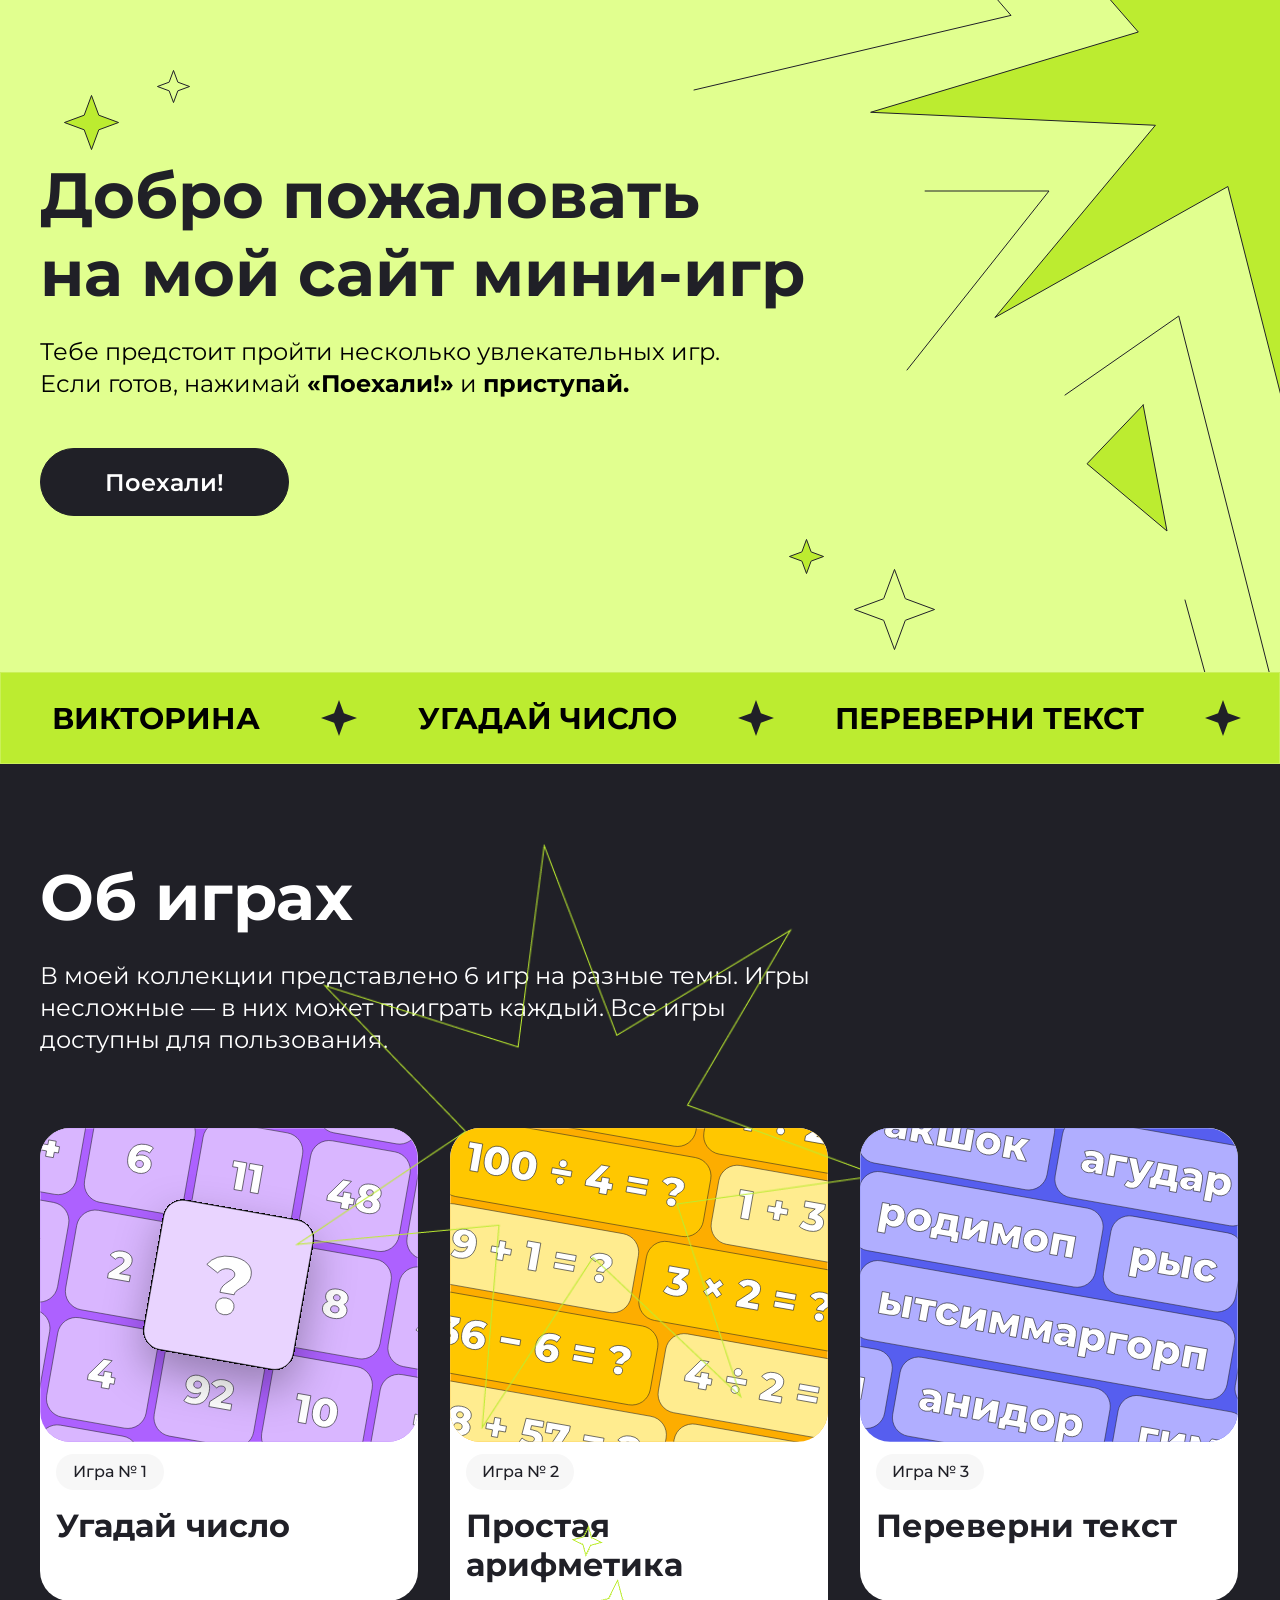
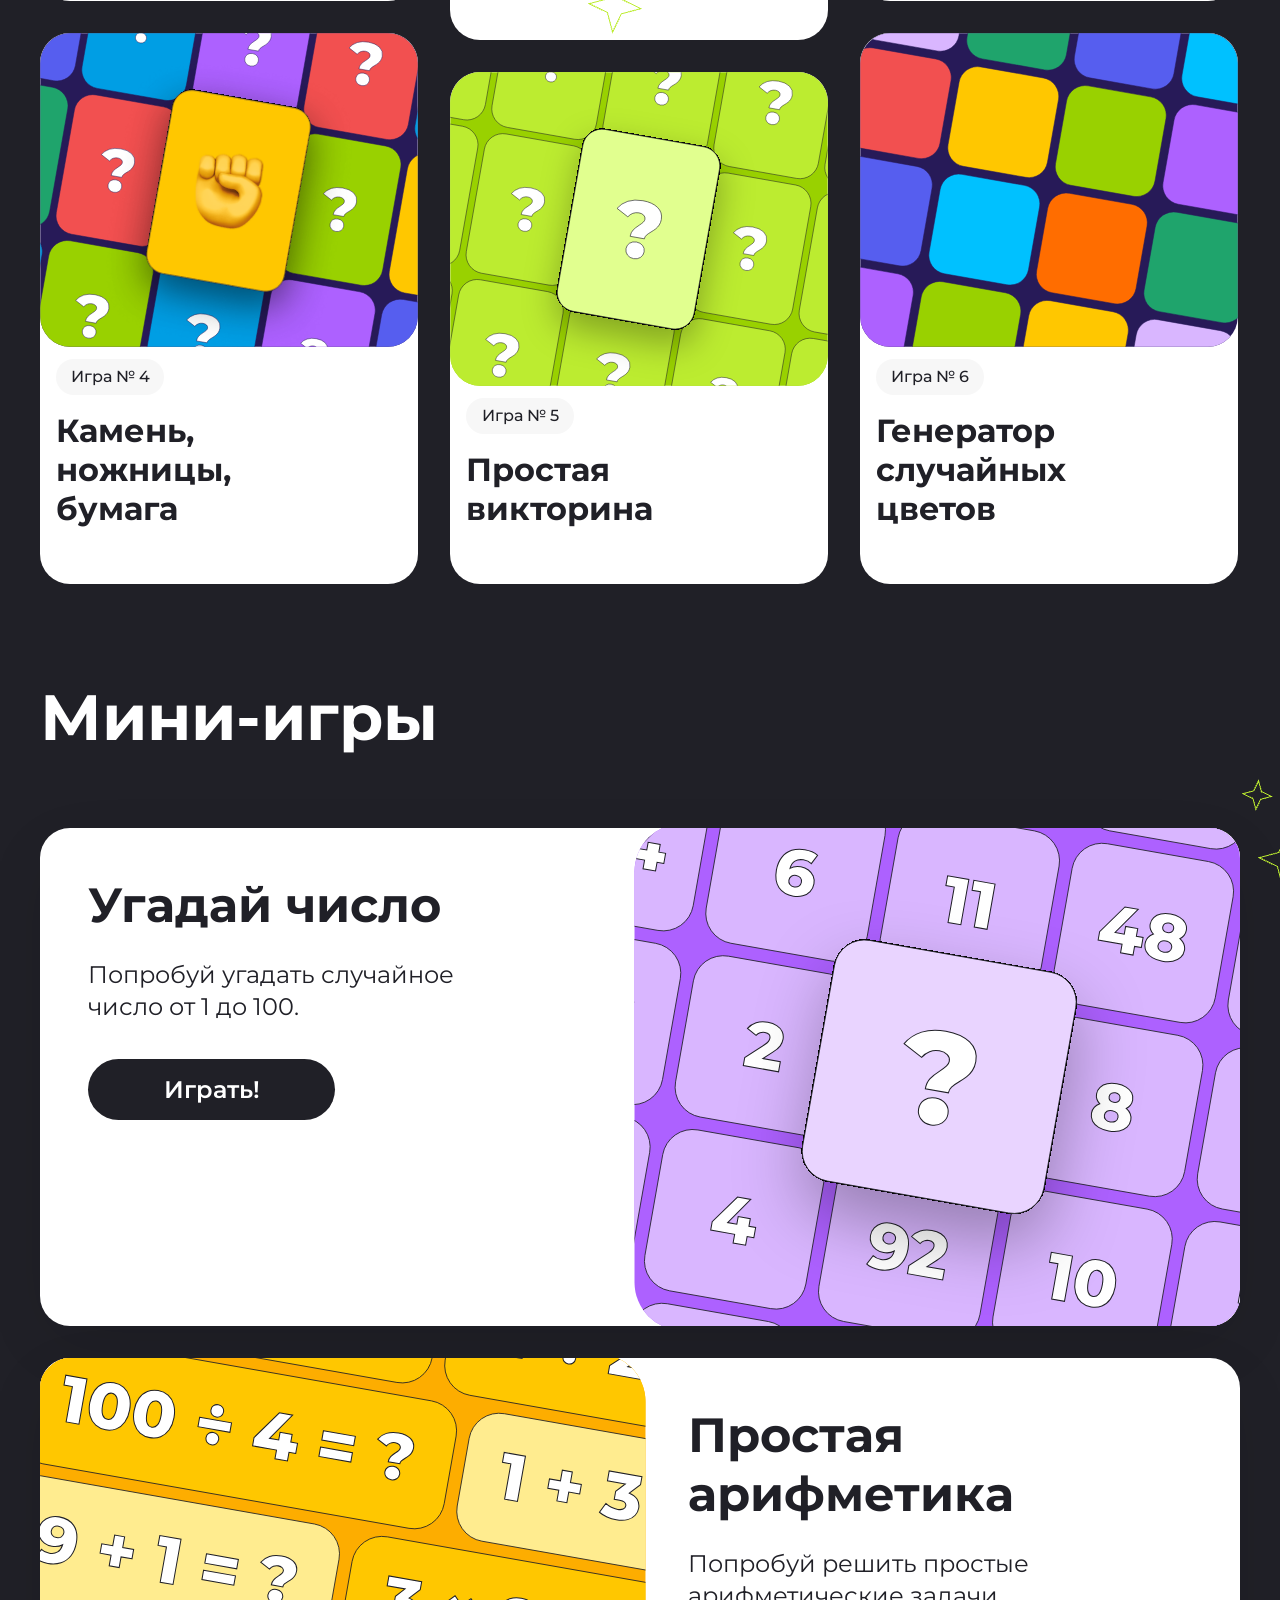
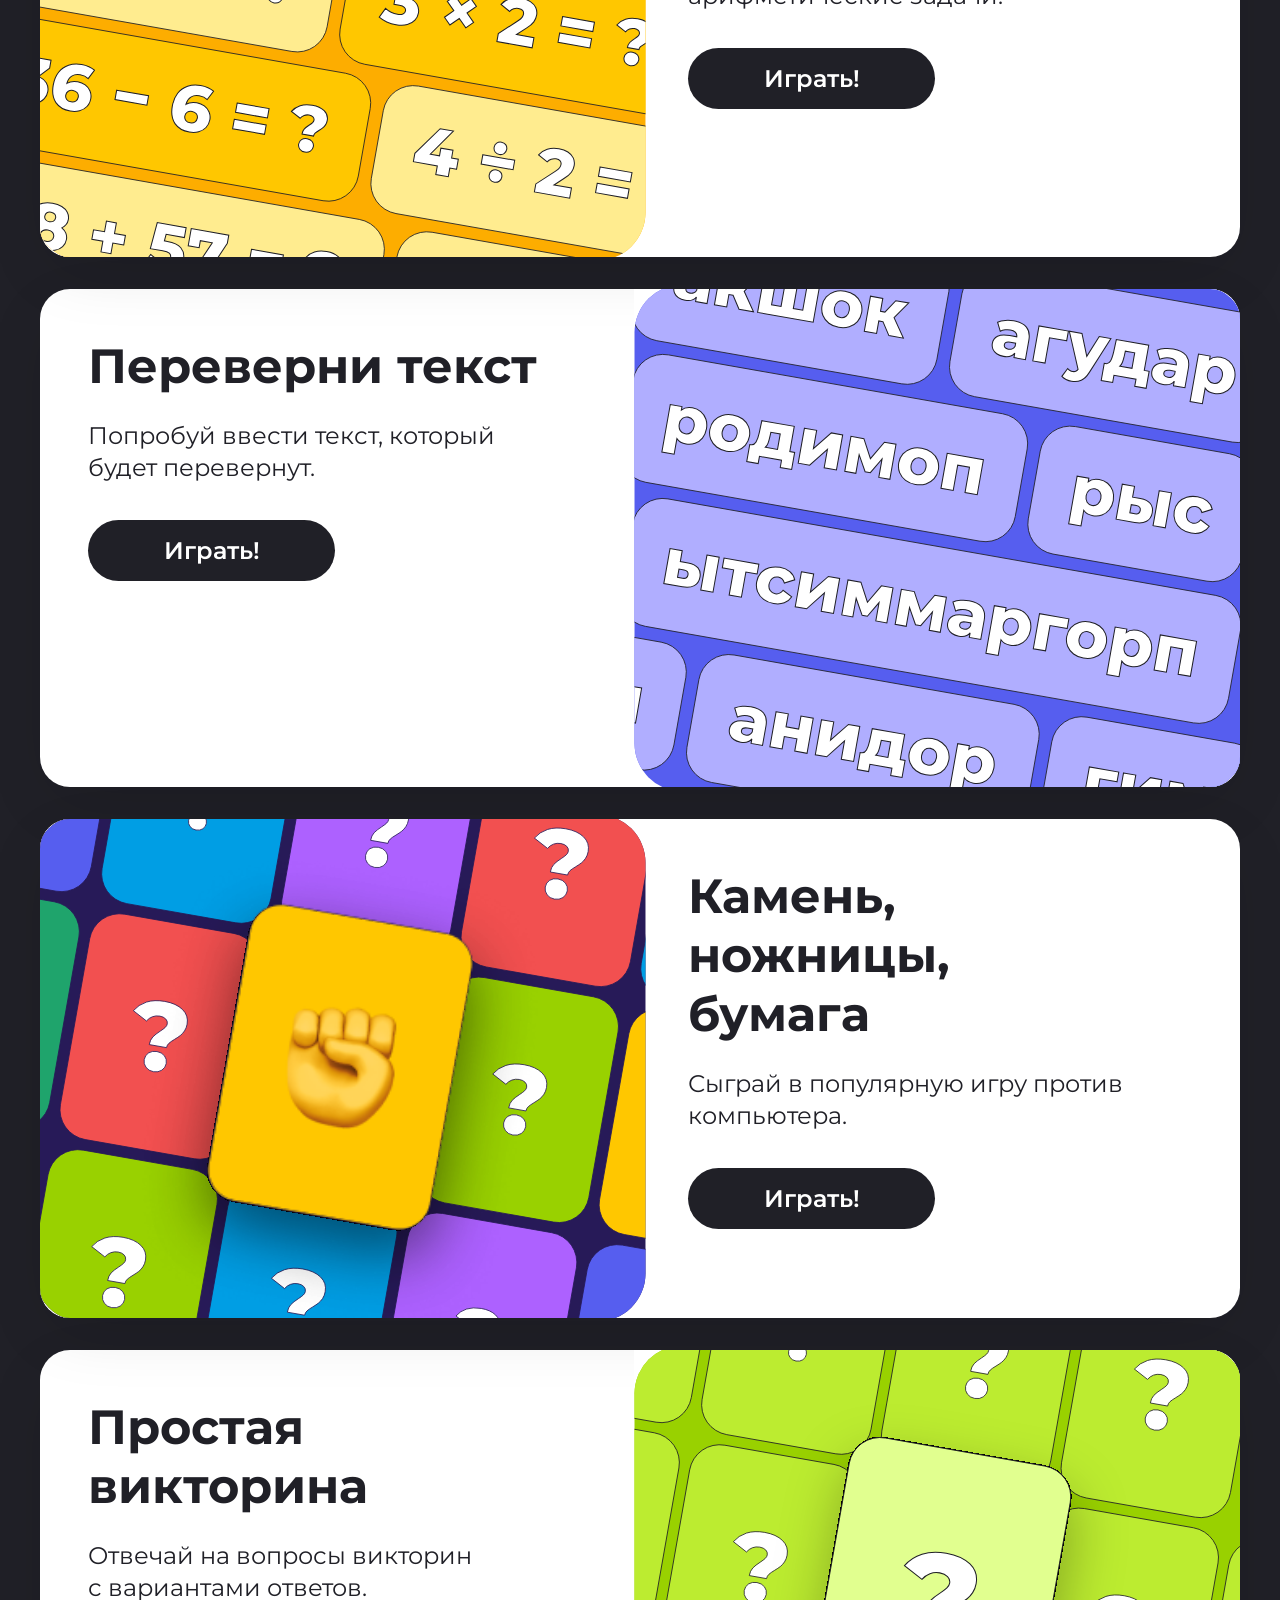
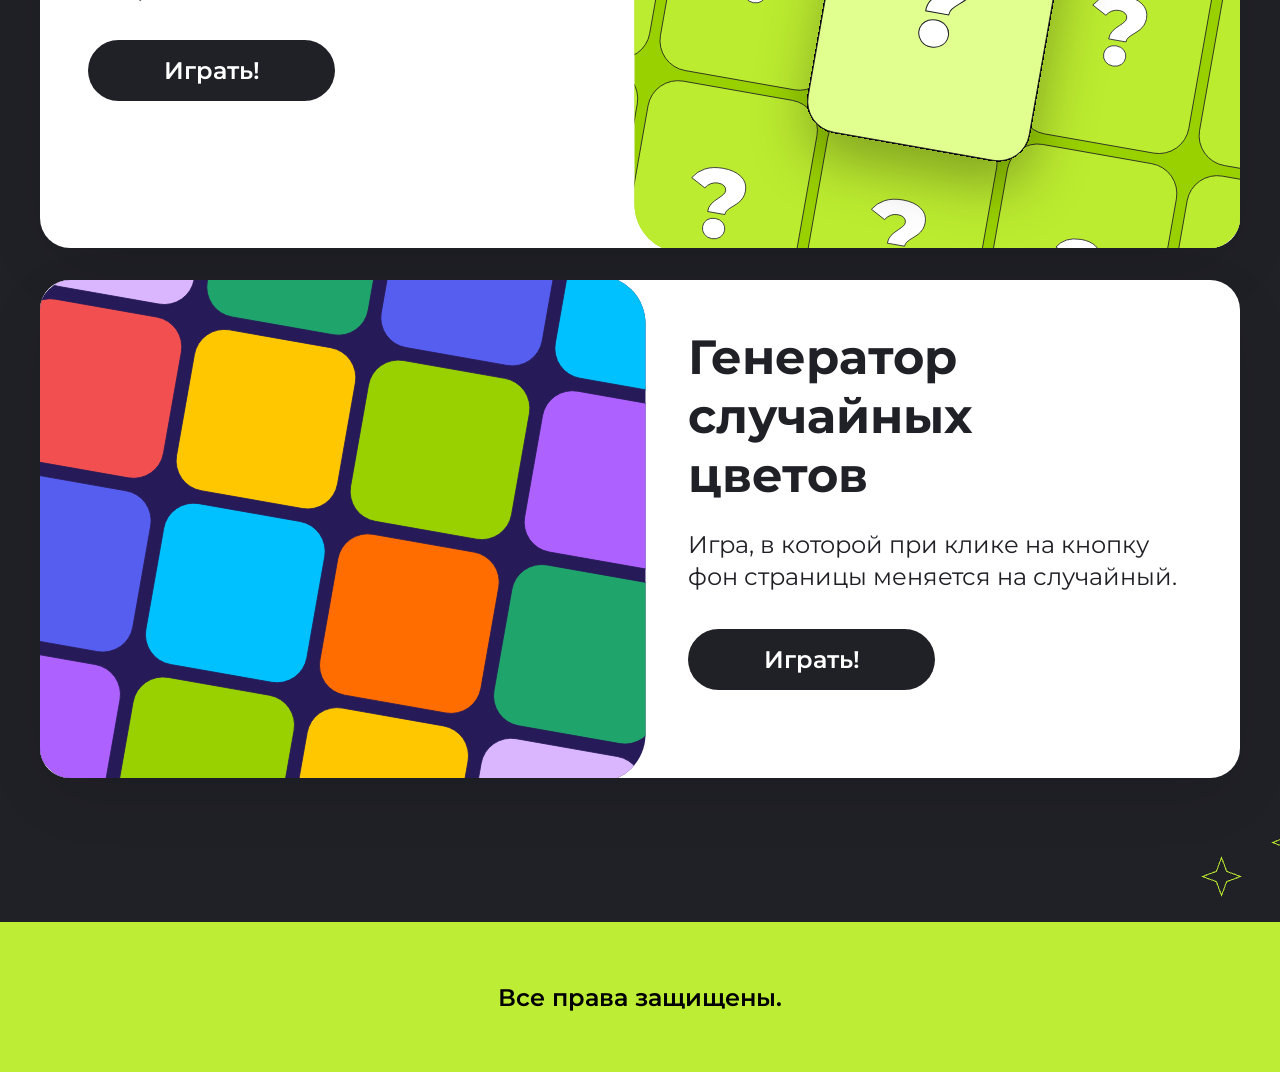
<file: index.html>
<!DOCTYPE html>
<html lang="ru">
<head>
    <meta charset="UTF-8">
    <meta name="viewport" content="width=device-width, initial-scale=1.0">
    <title>Мини-игры</title>
    <link rel="preconnect" href="https://fonts.googleapis.com">
    <link rel="preconnect" href="https://fonts.gstatic.com" crossorigin>
    <link href="https://fonts.googleapis.com/css2?family=Montserrat:ital,wght@0,100..900;1,100..900&display=swap" rel="stylesheet">
    <link rel="stylesheet" href="style.css">
</head>
<body>
    <div class="top center">
        <header class="header">
            <a class="game" href="#"><img class="game1" src="img/Star_3.svg" alt="star2"></a>
            <a class="game" href="#"><img class="game2" src="img/Star_2.svg" alt="star3"></a>
            
            <h1 class="header__title desktop-title">Добро пожаловать<br>на мой сайт мини-игр</h1>
            <h1 class="header__title mobile-title">Добро<br>пожаловать<br>на мой сайт<br>мини-игр</h1>

            <p class="header__text desktop-text">Тебе предстоит пройти несколько увлекательных игр.<br>Если готов, нажимай <b>«Поехали!»</b> и <b>приступай.</b></p>
            <p class="header__text mobile-text">Тебе предстоит пройти несколько<br>увлекательных игр. Если готов,<br>нажимай <b>«Поехали!»</b> и <b>приступай.</b></p>
            <a class="btn" href="#title">Поехали!</a>
            
            <div class="menu-mob">
            <a href="#games-mini" class="menu-mob__button">Поехали!</a>
            </div>

            <a class="game" href="#"><img class="game4" src="img/Star_5.svg" alt="star5"></a>
            <a class="game" href="#"><img class="game3" src="img/Star_4.svg" alt="star4"></a>
        </header>
    </div>

    <div class="banner">
        <div class="banner__text">Викторина</div>
        <img class="banner__img" src="img/Star_black.svg" alt="Star">
        <div class="banner__mobile"><img src="img/Star_mobile.png" alt="Star"></div>
        <div class="banner__text">угадай число</div>
        <img class="banner__img" src="img/Star_black.svg" alt="Star">
        <div class="banner__mobile"><img src="img/Star_mobile.png" alt="Star"></div>
        <div class="banner__text">Переверни текст</div>
        <img class="banner__img" src="img/Star_black.svg" alt="Star">
        <div class="banner__mobile"><img src="img/Star_mobile.png" alt="Star"></div>
        <div class="banner__text">Простая арифметика</div>
        <img class="banner__img" src="img/Star_black.svg" alt="Star">
        <div class="banner__mobile"><img src="img/Star_mobile.png" alt="Star"></div>
        <div class="banner__text">Камень, ножницы, бумага</div>
        <img class="banner__img" src="img/Star_black.svg" alt="Star">
        <div class="banner__mobile"><img src="img/Star_mobile.png" alt="Star"></div>
        <div class="banner__text">Генератор случайных цветов</div>
        <img class="banner__img" src="img/Star_black.svg" alt="Star"> 
        <div class="banner__mobile"><img src="img/Star_mobile.png" alt="Star"></div>
    </div>

    <section class="container center">
        <img class="container__star-big" src="img/Star1.png" alt="stars-min">
        <h2 class="container__title" id="title">Об играх</h2> 
        <p class="container__text">В моей коллекции представлено 6 игр на разные темы. Игры несложные — в них может поиграть каждый. Все игры доступны для пользования.</p>
        
        <div class="cart-box" style="align-items: flex-start;">
            <div class="cart-b1">
                <div class="cart1">
                    <a class="game" href="#"><img class="cart-img1" src="img/card1.svg" alt="Игра Угадай число"></a>
                    <p class="text2">Игра № 1</p>
                    <h3 class="text3">Угадай число</h3>
                </div>
                <div class="cart4">
                    <a class="game" href="#"><img class="cart-img4" src="img/card4.svg" alt="Игра Камень, ножницы, бумага"></a>
                    <img class="cart4__fist" src="img/fist.png" alt="fist">
                    <p class="text2">Игра № 4</p>
                    <h3 class="text3">Камень,<br>ножницы,<br>бумага</h3>
                </div>
            </div>
        
            <div class="cart-b2">
                <div class="cart2">
                    <a class="game" href="#"><img class="cart-img2" src="img/card2.svg" alt="Игра Простая арифметика"></a>
                    <p class="text2">Игра № 2</p>
                    <h3 class="text3">Простая арифметика</h3> 
                </div>
                <div class="cart5">
                    <a class="game" href="#"><img class="cart-img5" src="img/card5.svg" alt="Игра Викторина"></a>
                    <p class="text2">Игра № 5</p>
                    <h3 class="text3">Простая <br>викторина</h3>
                </div>
            </div>
            
            <div class="cart-b3">
                <div class="cart3">
                    <a class="game" href="#"><img class="cart-img3" src="img/card3.svg" alt="Игра Переверни текст"></a>
                    <p class="text2">Игра № 3</p>
                    <h3 class="text3">Переверни текст</h3>
                </div>
                <div class="cart6">
                    <a class="game" href="#"><img class="cart-img6" src="img/card6.svg" alt="Игра Генератор случайных цветов"></a>
                    <p class="text2">Игра № 6</p>
                    <h3 class="text3">Генератор <br> случайных<br> цветов</h3>
                </div>
            </div>
        </div>
        <img class="container__star-small" src="img/stars-min.png" alt="Star">
    </section>
    <section class="games-mini center">
        <div class="games-mini__container">
        <img class="games-mini__star1" src="img/stars-min.png" alt="stars-min">
        <img class="games-mini__star2" src="img/min-stars.png" alt="stars-min">
        <h2 class="games-mini__title" id="games-mini">Мини-игры</h2>
        </div>

        <div class="mini-cards">
            <div class="mini-card">
                <img class="mini-card__img" src="img/card1.svg" alt="Угадай число">
                <div class="mini-card__content">
                    <h3 class="mini-card__name">Угадай число</h3>
                    <p class="mini-card__text">Попробуй угадать случайное<br>число от 1 до 100.</p>
                    <a class="mini-card__button" href="#">Играть!</a>
                </div>
            </div>
        <div class="mini-card mini-card--contrary">
            <img class="mini-card__img" src="img/card2.svg" alt="Простая арифметика">
            <div class="mini-card__content">
                <h3 class="mini-card__name">Простая <br>арифметика</h3>
                <p class="mini-card__text">Попробуй решить простые арифметические задачи.</p>
                <a class="mini-card__button" href="#">Играть!</a>
            </div>
        </div>
        <div class="mini-card">
            <img class="mini-card__img" src="img/card3.svg" alt="Переверни текст">
            <div class="mini-card__content">
                <h3 class="mini-card__name">Переверни текст</h3>
                <p class="mini-card__text">Попробуй ввести текст, который <br>будет перевернут.</p>
                <a class="mini-card__button" href="#">Играть!</a>
            </div>
        </div>
        <div class="mini-card mini-card--contrary1">
            <img class="mini-card__img" src="img/card4.svg" alt="Камень, ножницы, бумага">
            <img class="mini-card__fist" src="img/fist.png" alt="fist">
            <div class="mini-card__content">
                <h3 class="mini-card__name">Камень,<br>ножницы,<br>бумага</h3>
                <p class="mini-card__text">Сыграй в популярную игру против компьютера.</p>
                <a class="mini-card__button" href="#">Играть!</a>
            </div>
        </div>
        <div class="mini-card">
            <img class="mini-card__img" src="img/card5.svg" alt="Простая викторина">
            <div class="mini-card__content">
                <h3 class="mini-card__name">Простая<br>викторина</h3>
                <p class="mini-card__text">Отвечай на вопросы викторин <br>с вариантами ответов.</p>
                <a class="mini-card__button" href="#">Играть!</a>
            </div>
        </div>
        <div class="mini-card mini-card--contrary1">
            <img class="mini-card__img" src="img/card6.svg" alt="Генератор случайных цветов">
            <div class="mini-card__content">
                <h3 class="mini-card__name">Генератор <br>случайных<br>цветов</h3>
                <p class="mini-card__text">Игра, в которой при клике на кнопку фон страницы меняется на случайный.</p>
                <a class="mini-card__button" href="#">Играть!</a>
            </div>
        </div>
    </div>
    </section>
    <footer class="footer center">
        <p class="footer__text">Все права защищены.</p>
    </footer>
    <script src="game.js"></script>
    <script src="hw-5.js"></script>
</body>
</html>
</file>
<file: style.css>
@charset "UTF-8";
* {
  margin: 0;
  padding: 0;
}

body {
  font-family: "Montserrat", sans-serif;
}

a {
  text-decoration: none;
}

.center {
  padding-left: calc(50% - 600px);
  padding-right: calc(50% - 600px);
}

.top {
  background: rgb(225, 255, 143);
  padding-bottom: 156px;
  background-repeat: no-repeat;
  background-image: url(img/Star-fon.svg);
  background-position: right;
}

.game1 {
  position: absolute;
  margin-top: 69px;
  width: 35px;
  left: 156px;
  border: 1px;
}

.game2 {
  position: absolute;
  margin-top: 94px;
  left: 63px;
  width: 57px;
  border: 1px;
}

.game3 {
  position: absolute;
  width: 83px;
  top: 568px;
  right: 344px;
  border: 1px;
}

.game4 {
  position: absolute;
  width: 37px;
  top: 538px;
  right: 455px;
  border: 1px;
}

.button {
  display: flex;
  flex-direction: row;
  justify-content: center;
  align-items: center;
  gap: 10;
  width: 247px;
  height: 66px;
  border: 1px solid rgb(32, 32, 39);
  border-radius: 60px;
  background: rgb(32, 32, 39);
  color: #FFFFFF;
  font-size: 24px;
  font-weight: 600;
  text-align: center;
}

.btn {
  display: flex;
  flex-direction: row;
  justify-content: center;
  align-items: center;
  gap: 10;
  width: 247px;
  height: 66px;
  border: 1px solid rgb(32, 32, 39);
  border-radius: 60px;
  background: rgb(32, 32, 39);
  color: #FFFFFF;
  font-size: 24px;
  font-weight: 600;
  text-align: center;
  text-decoration: none;
}

.btn:hover {
  color: black;
  background: white;
}

.header__title {
  font-size: 64px;
  padding-bottom: 24px;
  padding-top: 156px;
  color: rgb(32, 32, 39);
  font-family: Montserrat;
  font-weight: 700;
  max-width: 768px;
}

.header__text {
  font-size: 24px;
  line-height: 32px;
  padding-bottom: 48px;
  max-width: 720px;
}

.mobile-text {
  display: none;
}

.mobile-title {
  display: none;
}

@media (max-width: 767px) {
  .desktop-text {
    display: none;
  }
  .mobile-text {
    display: block;
  }
}
.menu-mob {
  display: none;
}

.banner__mobile {
  display: none;
}

.banner {
  gap: 10px;
  border: 1px;
  border: 1px solid rgba(255, 255, 255, 0.2);
  backdrop-filter: blur(50px);
  background: rgb(188, 236, 48);
  display: flex;
  align-items: center;
  height: 90px;
}
.banner__text {
  font-family: Montserrat;
  font-size: 30px;
  font-weight: 700;
  line-height: 33px;
  text-transform: uppercase;
  padding-right: 51px;
  padding-left: 51px;
  white-space: nowrap;
}

.container {
  background: #202027;
  padding-top: 94px;
  padding-bottom: 94px;
  position: relative;
}

/* Большая звезда (справа) */
.container__star-big {
  position: absolute;
  right: 400px;
  top: 80px;
  width: 585px;
  height: auto;
  z-index: 0;
  pointer-events: none;
}

.container__star-small {
  position: absolute;
  left: 570px;
  top: 760px;
  z-index: 1;
  pointer-events: none;
}

.container__title {
  font-size: 64px;
  font-weight: 700;
  line-height: 78px;
  text-align: left;
  padding-top: 0;
  padding-bottom: 24px;
  color: #FFFFFF;
  scroll-behavior: smooth;
  max-width: 314px;
}

.container__text {
  font-family: Montserrat;
  font-size: 24px;
  font-weight: 400;
  line-height: 32px;
  text-align: left;
  padding-bottom: 72px;
  color: #FFFFFF;
  max-width: 788px;
}

.for-box {
  height: 1550px;
  background-color: rgb(32, 32, 39);
  position: relative;
}

.box-game1 {
  color: rgb(255, 255, 255);
  font-family: Montserrat;
  font-size: 64px;
  font-weight: 700;
  line-height: 78px;
  text-align: left;
  padding-top: 94px;
}

.box-game2 {
  color: rgb(255, 255, 255);
  font-family: Montserrat;
  font-size: 24px;
  font-weight: 400;
  line-height: 32px;
  text-align: left;
  margin-top: 24px;
}

.cart1 {
  height: 473px;
  background-color: #fff;
  width: 378px;
  border-radius: 30px;
}

.cart2 {
  background-color: #fff;
  width: 378px;
  border-radius: 30px;
  height: 512px;
}

.cart3 {
  background-color: #fff;
  width: 378px;
  border-radius: 30px;
  transform: scale(1);
  transition: ls;
  height: 473px;
}

.cart4 {
  background-color: #fff;
  width: 378px;
  margin-top: 32px;
  border-radius: 30px;
  height: 551px;
  position: relative;
}
.cart4__fist {
  position: absolute;
  top: 30px;
  right: 64px;
  width: 250px;
  border-radius: 19px;
  opacity: 1;
  z-index: 2;
  pointer-events: none;
}

.cart5 {
  background-color: #fff;
  width: 378px;
  margin-top: 32px;
  border-radius: 30px;
  height: 512px;
}

.cart6 {
  background-color: #fff;
  width: 378px;
  margin-top: 32px;
  border-radius: 30px;
  height: 551px;
}

.cart1:hover {
  background-color: #fff;
  width: 378px;
  border-radius: 30px;
  transform: scale(1.1);
  transition: ls;
}

.cart2:hover {
  background-color: #fff;
  width: 378px;
  border-radius: 30px;
  transform: scale(1.1);
  transition: ls;
}

.cart3:hover {
  background-color: #fff;
  width: 378px;
  border-radius: 30px;
  transform: scale(1.1);
  transition: ls;
}

.cart4:hover {
  background-color: #fff;
  width: 378px;
  border-radius: 30px;
  transform: scale(1.1);
  transition: ls;
}

.cart5:hover {
  background-color: #fff;
  width: 378px;
  border-radius: 30px;
  transform: scale(1.1);
  transition: ls;
}

.cart6:hover {
  background-color: #fff;
  width: 378px;
  border-radius: 30px;
  transform: scale(1.1);
  transition: ls;
}

.cart-img1 {
  width: 378px;
}

.cart-img2 {
  width: 378px;
}

.cart-img3 {
  width: 378px;
}

.cart-img4 {
  width: 378px;
}

.cart-img5 {
  width: 378px;
}

.cart-img6 {
  width: 378px;
}

.text2 {
  border-radius: 52.58px;
  background: rgb(247, 247, 247);
  color: rgb(32, 32, 39);
  font-family: Montserrat;
  font-size: 16px;
  font-weight: 500;
  line-height: 35px;
  width: 108px;
  height: 36px;
  margin-left: 16px;
  margin-top: 8px;
  text-align: center;
}

.text3 {
  color: rgb(32, 32, 39);
  font-family: Montserrat;
  font-size: 32px;
  font-weight: 700;
  line-height: 39px;
  letter-spacing: 0px;
  text-align: left;
  margin-left: 16px;
  margin-top: 16px;
  margin-bottom: 20px;
}

.cart-box {
  margin-top: 0;
  display: flex;
  gap: 32px;
  -moz-columns: 3;
       columns: 3;
}

.games-mini {
  background-color: rgb(32, 32, 39);
  padding-bottom: 144px;
  position: relative;
  z-index: 0;
}
.games-mini__container {
  position: relative;
  margin-bottom: 72px;
}
.games-mini__star1 {
  position: absolute;
  z-index: 1;
  left: 1200px;
  top: 100px;
}
.games-mini__star2 {
  position: absolute;
  z-index: 1;
  right: -100px;
  top: 3330px;
}
.games-mini__title {
  color: #fff;
  font-size: 64px;
  font-weight: 700;
  line-height: 78px;
  margin-bottom: 24px;
  position: relative;
  z-index: 2;
}

.mini-cards {
  display: flex;
  flex-direction: column;
  gap: 32px;
  align-items: center;
}

.mini-card {
  display: flex;
  align-items: stretch;
  align-self: stretch;
  border-radius: 30px;
  background: #FFF;
  box-shadow: 0 20px 67px -12px rgba(0, 0, 0, 0.13);
  transition: transform 0.3s ease;
  overflow: hidden;
}
.mini-card:hover {
  transform: scale(1.02);
}
.mini-card {
  flex-direction: row-reverse;
}
.mini-card--contrary, .mini-card--contrary1 {
  flex-direction: row;
  position: relative;
}
.mini-card__img {
  width: 50%;
  -o-object-fit: cover;
     object-fit: cover;
  display: block;
  background-color: #fff;
  transform: scale(1.02);
}
.mini-card__content {
  width: 50%;
  padding: 48px;
  display: flex;
  flex-direction: column;
  box-sizing: border-box;
}
.mini-card__name {
  color: #202027;
  font-size: 48px;
  font-weight: 700;
  line-height: 59px;
  margin-bottom: 24px;
}
.mini-card__text {
  color: #202027;
  font-size: 24px;
  font-weight: 400;
  line-height: 32px;
  margin-bottom: 36px;
}
.mini-card__button {
  display: inline-block;
  border-radius: 60px;
  background-color: #202027;
  color: #fff;
  font-size: 24px;
  font-weight: 600;
  text-align: center;
  text-decoration: none;
  padding: 16px 0;
  width: 247px;
  box-sizing: border-box;
  transition: all 0.3s ease;
}
.mini-card__button:hover {
  background-color: #fff;
  color: #202027;
  border: 1px solid #202027;
}

.mini-card__fist {
  position: absolute;
  top: 42px;
  right: 698px;
  width: 402px;
  border-radius: 19px;
  opacity: 1;
  z-index: 2;
  pointer-events: none;
}

@media (max-width: 767px) {
  .games-mini {
    padding-bottom: 48px;
  }
  .games-mini__star1, .games-mini__star2 {
    display: none;
  }
  .games-mini__title {
    font-size: 40px;
    line-height: 49px;
    padding-top: 48px;
    text-align: center;
  }
  .mini-cards {
    gap: 24px;
  }
  .mini-card {
    max-width: 343px;
    flex-direction: column;
  }
  .mini-card--contrary, .mini-card--contrary1 {
    flex-direction: column;
  }
  .mini-card__img {
    width: 100%;
    background-color: #fff;
    transform: scale(1.02);
  }
  .mini-card__content {
    width: 100%;
    padding: 24px;
  }
  .mini-card__name {
    font-size: 32px;
    line-height: 39px;
    margin-bottom: 16px;
  }
  .mini-card__text {
    font-size: 16px;
    line-height: 20px;
    margin-bottom: 32px;
  }
  .mini-card__button {
    width: 100%;
    font-size: 16px;
    padding: 16px 0;
  }
}
.footer {
  background-color: rgb(189, 237, 53);
  height: 150px;
  display: flex;
  justify-content: center;
  align-items: center;
}
.footer__text {
  color: #000;
  font-size: 24px;
  font-weight: 600;
  line-height: 29px;
  text-align: center;
  margin: 0;
}

@media (max-width: 767px) {
  .center {
    padding-left: 16px;
    padding-right: 16px;
  }
  .top {
    height: 649px;
    padding-top: 147px;
    margin-bottom: 0;
    box-sizing: border-box;
    background: url(./img/stars-big_mobil.png) 39px -102px no-repeat rgb(225, 255, 143);
    text-align: center;
  }
  .game1, .game2, .game3, .game4 {
    display: none;
  }
  .header__title {
    font-size: 40px;
    font-weight: 700;
    line-height: 49px;
    text-align: center;
    padding-top: 0;
    max-width: 100%;
  }
  .header__text {
    font-size: 16px;
    line-height: 20px;
    text-align: center;
    max-width: 100%;
    padding-top: 0;
  }
  .btn {
    display: none;
  }
  .menu-mob {
    display: flex;
    justify-content: center;
    width: 100%;
    margin-top: 0;
    margin-bottom: 167px;
  }
  .menu-mob__button {
    width: 285px;
    height: 55px;
    display: flex;
    align-items: center;
    justify-content: center;
    padding: 0;
    box-sizing: border-box;
    border: 1px solid rgb(32, 32, 39);
    border-radius: 60px;
    background-color: rgb(32, 32, 39);
    color: rgb(255, 255, 255);
    font-size: 16px;
    font-weight: 600;
    text-align: center;
    text-decoration: none;
    cursor: pointer;
  }
  .menu-mob__button:hover {
    background-color: rgb(32, 32, 39);
    color: rgb(255, 255, 255);
  }
  .banner {
    gap: 27.4px;
    height: 51px;
    padding: 0;
    overflow-x: auto;
    white-space: nowrap;
    align-items: center;
  }
  .banner__text {
    font-size: 16px;
    padding-left: 0;
    padding-right: 0;
  }
  .banner__text:first-child {
    margin-left: 24px;
  }
  .banner__img {
    display: none;
  }
  .banner__mobile {
    display: inline-flex;
    align-items: center;
  }
  .banner__mobile img {
    width: 19.34px;
    height: auto;
  }
  .container {
    display: none !important;
  }
  .games-mini {
    padding-bottom: 10px;
  }
  .games-mini__star1, .games-mini__star2 {
    display: none;
  }
  .games-mini__title {
    font-size: 40px;
    line-height: 49px;
    padding-top: 48px;
    text-align: left;
    margin-bottom: 48px;
    padding-left: 0;
  }
  .mini-cards {
    gap: 24px;
  }
  .mini-card {
    max-width: 100%;
    flex-direction: column;
  }
  .mini-card--contrary, .mini-card--contrary1 {
    flex-direction: column;
  }
  .mini-card__img {
    width: 100%;
    transform: scale(1);
  }
  .mini-card__content {
    width: 100%;
    padding: 24px;
  }
  .mini-card__name {
    font-size: 32px;
    line-height: 39px;
    margin-bottom: 16px;
  }
  .mini-card__text {
    font-size: 16px;
    line-height: 20px;
    margin-bottom: 32px;
  }
  .mini-card__text br {
    display: none;
  }
  .mini-card__button {
    width: 100%;
    font-size: 16px;
    padding: 16px 0;
  }
  .mini-card__button:hover {
    background-color: #202027;
    color: #fff;
    border: none;
  }
  .mini-card__fist {
    width: 246px;
    top: 19px;
    right: 55px;
  }
  .footer {
    height: 100px;
    background-color: rgb(189, 237, 53);
  }
  .footer__text {
    font-size: 16px;
    padding: 0;
    line-height: 100px;
  }
  body {
    background-color: rgb(189, 237, 53);
  }
}/*# sourceMappingURL=style.css.map */
</file>
